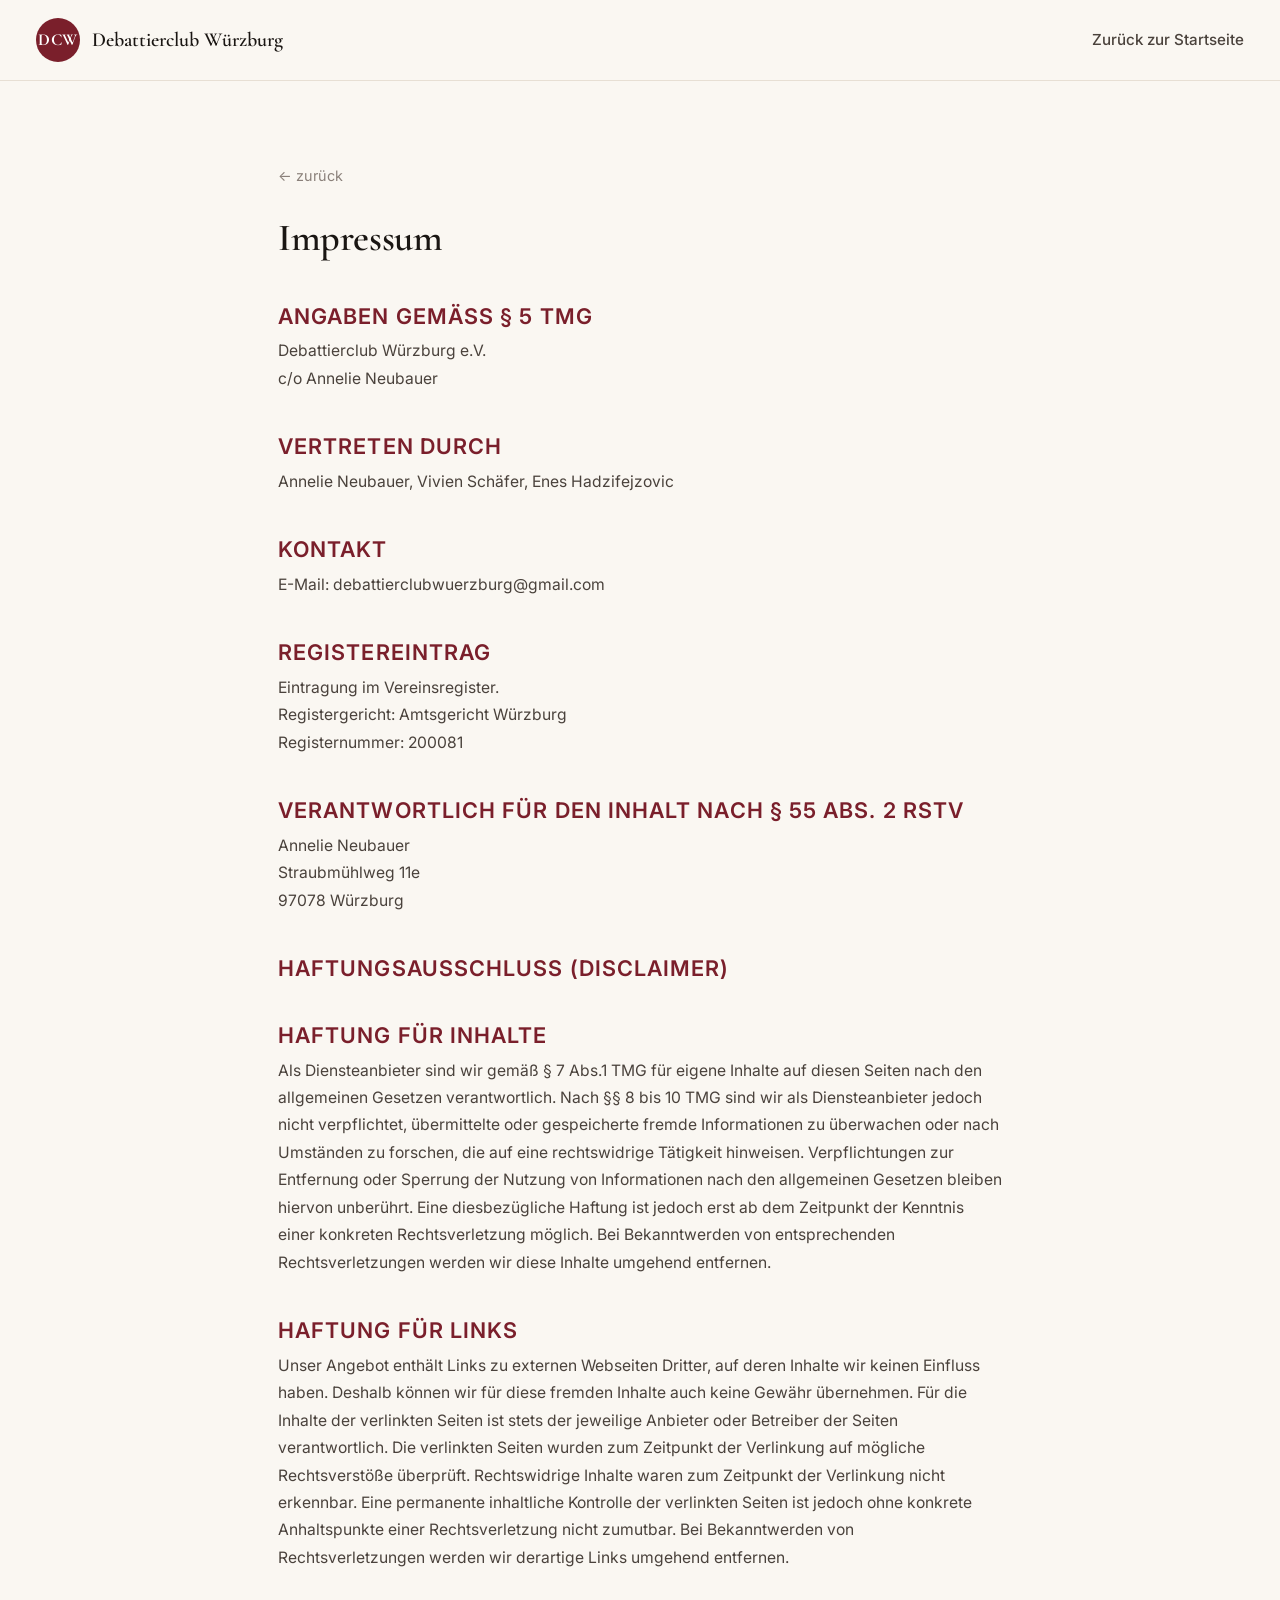
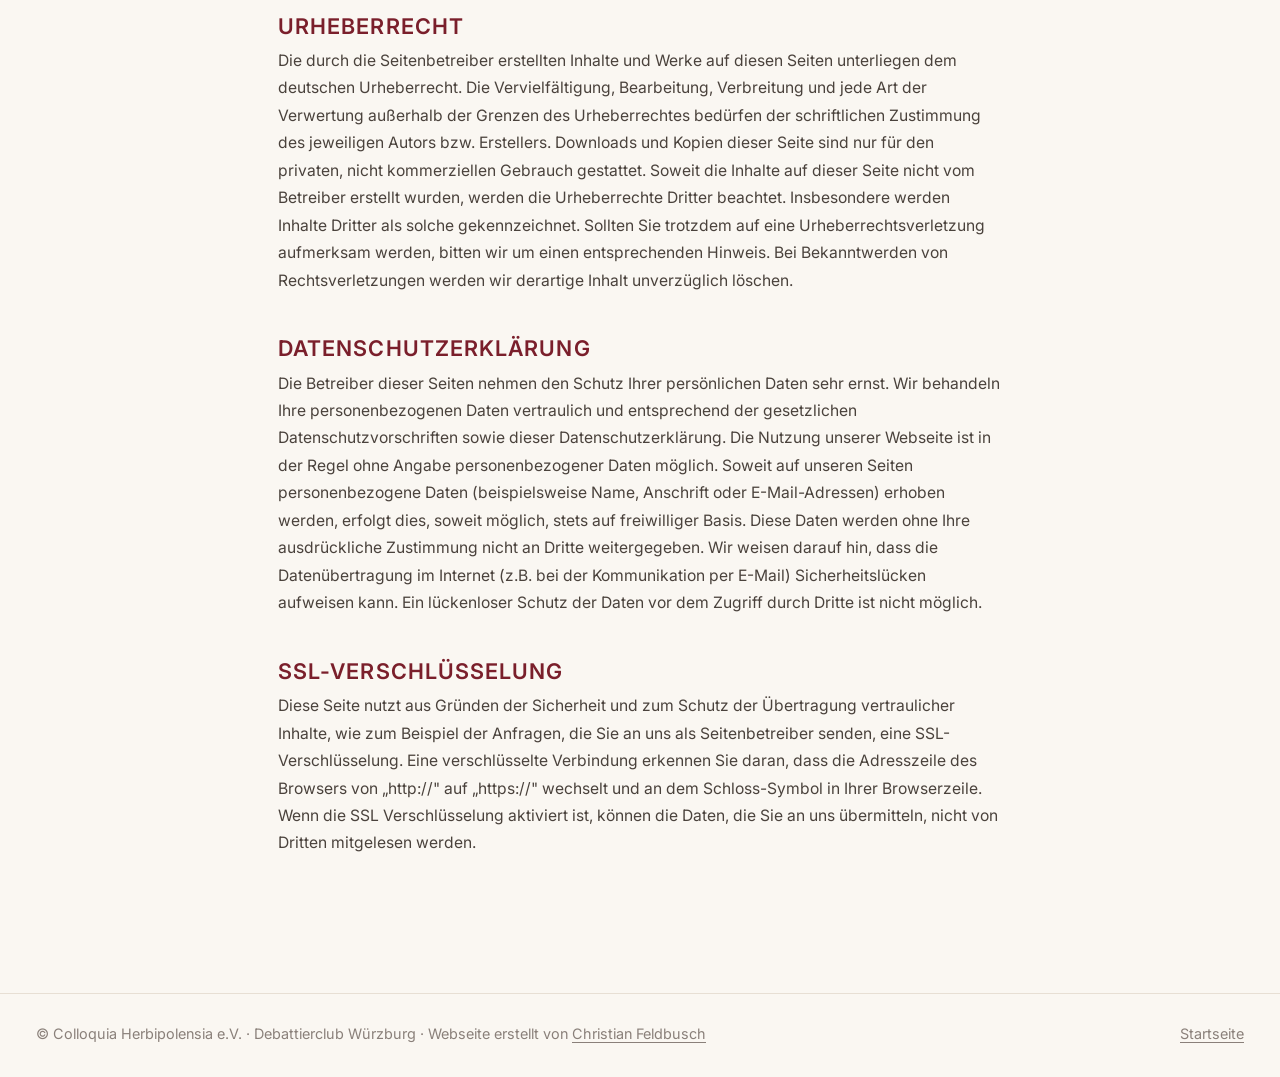
<file: impressum.html>
<!doctype html>
<html lang="de">
<head>
<meta charset="utf-8">
<meta name="viewport" content="width=device-width,initial-scale=1">
<title>Impressum &amp; Datenschutz – Debattierclub Würzburg</title>
<link rel="preconnect" href="https://fonts.googleapis.com">
<link rel="preconnect" href="https://fonts.gstatic.com" crossorigin>
<link href="https://fonts.googleapis.com/css2?family=Cormorant+Garamond:wght@500;600;700&family=Inter:wght@400;500;600&display=swap" rel="stylesheet">
<link rel="stylesheet" href="styles.css">
</head>
<body>
<header class="site-header">
  <a class="brand" href="index.html">
    <span class="brand-mark">DCW</span>
    <span class="brand-text">Debattierclub Würzburg</span>
  </a>
  <nav><a href="index.html">Zurück zur Startseite</a></nav>
</header>

<main class="legal">
  <a class="back" href="index.html">← zurück</a>
  <h1>Impressum</h1>

  <h2>Angaben gemäß § 5 TMG</h2>
  <p>Debattierclub Würzburg e.V.<br>c/o Annelie Neubauer</p>

  <h2>Vertreten durch</h2>
  <p>Annelie Neubauer, Vivien Schäfer, Enes Hadzifejzovic</p>

  <h2>Kontakt</h2>
  <p>E-Mail: debattierclubwuerzburg@gmail.com</p>

  <h2>Registereintrag</h2>
  <p>Eintragung im Vereinsregister.<br>Registergericht: Amtsgericht Würzburg<br>Registernummer: 200081</p>

  <h2>Verantwortlich für den Inhalt nach § 55 Abs. 2 RStV</h2>
  <p>Annelie Neubauer<br>Straubmühlweg 11e<br>97078 Würzburg</p>

  <h2>Haftungsausschluss (Disclaimer)</h2>
  <h2>Haftung für Inhalte</h2>
  <p>Als Diensteanbieter sind wir gemäß § 7 Abs.1 TMG für eigene Inhalte auf diesen Seiten nach den allgemeinen Gesetzen verantwortlich. Nach §§ 8 bis 10 TMG sind wir als Diensteanbieter jedoch nicht verpflichtet, übermittelte oder gespeicherte fremde Informationen zu überwachen oder nach Umständen zu forschen, die auf eine rechtswidrige Tätigkeit hinweisen. Verpflichtungen zur Entfernung oder Sperrung der Nutzung von Informationen nach den allgemeinen Gesetzen bleiben hiervon unberührt. Eine diesbezügliche Haftung ist jedoch erst ab dem Zeitpunkt der Kenntnis einer konkreten Rechtsverletzung möglich. Bei Bekanntwerden von entsprechenden Rechtsverletzungen werden wir diese Inhalte umgehend entfernen.</p>

  <h2>Haftung für Links</h2>
  <p>Unser Angebot enthält Links zu externen Webseiten Dritter, auf deren Inhalte wir keinen Einfluss haben. Deshalb können wir für diese fremden Inhalte auch keine Gewähr übernehmen. Für die Inhalte der verlinkten Seiten ist stets der jeweilige Anbieter oder Betreiber der Seiten verantwortlich. Die verlinkten Seiten wurden zum Zeitpunkt der Verlinkung auf mögliche Rechtsverstöße überprüft. Rechtswidrige Inhalte waren zum Zeitpunkt der Verlinkung nicht erkennbar. Eine permanente inhaltliche Kontrolle der verlinkten Seiten ist jedoch ohne konkrete Anhaltspunkte einer Rechtsverletzung nicht zumutbar. Bei Bekanntwerden von Rechtsverletzungen werden wir derartige Links umgehend entfernen.</p>

  <h2>Urheberrecht</h2>
  <p>Die durch die Seitenbetreiber erstellten Inhalte und Werke auf diesen Seiten unterliegen dem deutschen Urheberrecht. Die Vervielfältigung, Bearbeitung, Verbreitung und jede Art der Verwertung außerhalb der Grenzen des Urheberrechtes bedürfen der schriftlichen Zustimmung des jeweiligen Autors bzw. Erstellers. Downloads und Kopien dieser Seite sind nur für den privaten, nicht kommerziellen Gebrauch gestattet. Soweit die Inhalte auf dieser Seite nicht vom Betreiber erstellt wurden, werden die Urheberrechte Dritter beachtet. Insbesondere werden Inhalte Dritter als solche gekennzeichnet. Sollten Sie trotzdem auf eine Urheberrechtsverletzung aufmerksam werden, bitten wir um einen entsprechenden Hinweis. Bei Bekanntwerden von Rechtsverletzungen werden wir derartige Inhalt unverzüglich löschen.</p>

  <h2>Datenschutzerklärung</h2>
  <p>Die Betreiber dieser Seiten nehmen den Schutz Ihrer persönlichen Daten sehr ernst. Wir behandeln Ihre personenbezogenen Daten vertraulich und entsprechend der gesetzlichen Datenschutzvorschriften sowie dieser Datenschutzerklärung. Die Nutzung unserer Webseite ist in der Regel ohne Angabe personenbezogener Daten möglich. Soweit auf unseren Seiten personenbezogene Daten (beispielsweise Name, Anschrift oder E-Mail-Adressen) erhoben werden, erfolgt dies, soweit möglich, stets auf freiwilliger Basis. Diese Daten werden ohne Ihre ausdrückliche Zustimmung nicht an Dritte weitergegeben. Wir weisen darauf hin, dass die Datenübertragung im Internet (z.B. bei der Kommunikation per E-Mail) Sicherheitslücken aufweisen kann. Ein lückenloser Schutz der Daten vor dem Zugriff durch Dritte ist nicht möglich.</p>

  <h2>SSL-Verschlüsselung</h2>
  <p>Diese Seite nutzt aus Gründen der Sicherheit und zum Schutz der Übertragung vertraulicher Inhalte, wie zum Beispiel der Anfragen, die Sie an uns als Seitenbetreiber senden, eine SSL-Verschlüsselung. Eine verschlüsselte Verbindung erkennen Sie daran, dass die Adresszeile des Browsers von „http://" auf „https://" wechselt und an dem Schloss-Symbol in Ihrer Browserzeile. Wenn die SSL Verschlüsselung aktiviert ist, können die Daten, die Sie an uns übermitteln, nicht von Dritten mitgelesen werden.</p>
</main>

<footer class="site-footer">
  <div>© Colloquia Herbipolensia e.V. · Debattierclub Würzburg · Webseite erstellt von <a class="credit-link" href="https://www.linkedin.com/in/christian-feldbusch-903a1634a?utm_source=share_via&amp;utm_content=profile&amp;utm_medium=member_ios" target="_blank" rel="noopener">Christian Feldbusch</a></div>
  <div><a href="index.html">Startseite</a></div>
</footer>
</body>
</html>
</file>
<file: styles.css>
:root{
  --bg:#faf7f2;
  --surface:#ffffff;
  --ink:#1a1613;
  --ink-soft:#4a423c;
  --muted:#8a807a;
  --accent:#7a1f2b;
  --accent-soft:#a6313f;
  --line:#e7dfd4;
  --shadow: 0 1px 2px rgba(26,22,19,.04), 0 12px 40px -18px rgba(26,22,19,.18);
  --serif:"Cormorant Garamond", Georgia, serif;
  --sans:"Inter", -apple-system, system-ui, sans-serif;
}
*{box-sizing:border-box}
html{scroll-behavior:smooth;scroll-padding-top:90px;background:#faf7f2}
html,body{margin:0;padding:0}
@media (prefers-reduced-motion: reduce){html{scroll-behavior:auto}}
body{
  background:var(--bg);
  color:var(--ink);
  font-family:var(--sans);
  font-size:17px;
  line-height:1.65;
  -webkit-font-smoothing:antialiased;
}
a{color:var(--accent);text-decoration:none}
a:hover{color:var(--accent-soft)}
h1,h2,h3{font-family:var(--serif);font-weight:600;letter-spacing:-0.01em;line-height:1.1;margin:0 0 .6em}
h1{font-size:clamp(2.4rem,5.2vw,4.2rem)}
h2{font-size:clamp(1.9rem,3.2vw,2.6rem);margin-bottom:.4em}
h3{font-size:1.25rem;margin:0 0 .25em}
p{margin:0 0 1em}
img{max-width:100%;display:block}

/* header */
.site-header{
  position:sticky;top:0;z-index:20;
  display:flex;align-items:center;justify-content:space-between;
  padding:18px 36px;
  background:#faf7f2;
  border-bottom:1px solid var(--line);
}
.brand{display:flex;align-items:center;gap:12px;color:var(--ink)}
.brand-mark{
  display:inline-grid;place-items:center;
  width:44px;height:44px;border-radius:50%;
  background:var(--accent);color:#fff;
  font-family:var(--serif);font-weight:700;font-size:1.05rem;
  letter-spacing:.02em;
}
.brand-text{font-family:var(--serif);font-size:1.25rem;font-weight:600}
.site-header nav{display:flex;gap:28px}
.site-header nav a{color:var(--ink-soft);font-weight:500;font-size:.95rem}
.site-header nav a:hover{color:var(--accent)}

/* hero */
.hero{position:relative;min-height:82vh;overflow:visible}
.hero-img{
  position:absolute;inset:0;
  background:url(images/header.jpg) center/cover no-repeat;
  filter:saturate(.88) contrast(1.02);
}
.hero-img-clip{position:absolute;inset:0;overflow:hidden;pointer-events:none}
.hero-img::after{
  content:"";position:absolute;inset:0;
  background:linear-gradient(180deg, rgba(26,22,19,.25) 0%, rgba(26,22,19,.55) 100%);
}
.hero-card{
  position:absolute;
  left:52px;
  bottom:-60px;
  width:min(620px, calc(100% - 104px));
  background:rgba(250,247,242,.98);
  border:1px solid rgba(255,255,255,.6);
  border-radius:18px;
  padding:26px 34px 28px;
  box-shadow:0 30px 70px -20px rgba(0,0,0,.5), 0 2px 10px rgba(0,0,0,.12);
  z-index:3;
}
.hero-card h1{font-size:clamp(1.7rem, 3.1vw, 2.4rem)}
.hero-card .lead{font-size:.96rem;margin-bottom:16px}
.hero-card .btn{padding:11px 22px;font-size:.9rem}
.hero-card h1{
  color:var(--ink);
  font-size:clamp(1.9rem, 3.6vw, 2.9rem);
  margin-bottom:.35em;
}
.eyebrow{
  font-size:.72rem;letter-spacing:.22em;text-transform:uppercase;
  color:var(--accent);margin:0 0 10px;font-weight:600;
}
.lead{font-size:1rem;max-width:62ch;color:var(--ink-soft);margin-bottom:18px;line-height:1.55}
.cta-row{display:flex;gap:14px;flex-wrap:wrap}

/* buttons */
.btn{
  display:inline-block;padding:13px 26px;border-radius:999px;
  font-weight:600;font-size:.95rem;letter-spacing:.01em;
  transition:transform .15s ease, background .2s ease, color .2s ease, border-color .2s ease;
  border:1.5px solid transparent;
}
.btn:hover{transform:translateY(-1px)}
.btn-primary{background:var(--accent);color:#fff;border-color:var(--accent)}
.btn-primary:hover{background:var(--accent-soft);border-color:var(--accent-soft);color:#fff}

/* sections */
.section{padding:110px 36px}
#ueber{padding:200px 36px 110px}
#ueber .two-col{grid-template-columns:.85fr 1.6fr;gap:56px}
#ueber .section-inner{max-width:1180px}
.section-alt{background:#f1ebe0}
.section-inner{max-width:1080px;margin:0 auto}
.section-sub{color:var(--muted);font-size:1.05rem;margin:-.3em 0 2em;max-width:60ch}

.two-col{
  display:grid;grid-template-columns:1.1fr .9fr;gap:64px;align-items:center;
}
.two-col.reverse{grid-template-columns:.9fr 1.1fr}

.ueber-img{
  width:100%;
  height:auto;
  border-radius:18px;
  box-shadow:var(--shadow);
  display:block;
}

/* cards */
.cards{display:grid;grid-template-columns:repeat(3,1fr);gap:22px;margin-top:8px}
.card{
  background:var(--surface);border:1px solid var(--line);
  padding:32px 28px;border-radius:18px;
  box-shadow:var(--shadow);
  transition:transform .2s ease, box-shadow .2s ease;
}
.card:hover{transform:translateY(-3px);box-shadow:0 2px 4px rgba(0,0,0,.04),0 22px 50px -22px rgba(122,31,43,.25)}
.card-day{
  display:inline-grid;place-items:center;
  width:46px;height:46px;border-radius:12px;
  background:var(--accent);color:#fff;
  font-family:var(--serif);font-size:1.35rem;font-weight:700;
  margin-bottom:18px;
}
.card-muted .card-day{background:var(--ink-soft)}
.card-time{font-weight:600;color:var(--ink);margin:0 0 4px;font-size:1.05rem}

/* vorstand */
.vorstand-img{
  border-radius:18px;box-shadow:var(--shadow);
  width:100%;object-fit:cover;object-position:center top;
  max-height:560px;
}
.people{list-style:none;padding:0;margin:0}
.people li{
  padding:14px 0;border-bottom:1px solid var(--line);
  font-size:1.05rem;color:var(--ink-soft);
}
.people li:last-child{border-bottom:none}
.people strong{color:var(--ink)}

/* links list */
.links-list{list-style:none;padding:0;margin:0;display:grid;gap:12px}
.links-list a{
  display:block;padding:18px 22px;
  background:var(--surface);border:1px solid var(--line);border-radius:14px;
  color:var(--ink);font-weight:500;
  transition:border-color .2s, transform .15s;
}
.links-list a:hover{border-color:var(--accent);color:var(--accent);transform:translateX(4px)}

/* kontakt */
.kontakt{text-align:center;padding:130px 36px}
.kontakt h2{margin-bottom:1.1em}
.contact-list{display:flex;flex-direction:column;align-items:center;gap:14px}
.contact-row{display:flex;align-items:center;gap:10px}
.contact-btn{
  display:inline-flex;align-items:center;gap:10px;
  min-width:220px;justify-content:center;
  padding:13px 26px;
}
.contact-icon{width:19px;height:19px;flex-shrink:0}
.copy-btn{
  position:relative;
  display:inline-grid;place-items:center;
  width:46px;height:46px;
  background:transparent;color:var(--accent);
  border:1.5px solid var(--accent);
  border-radius:50%;
  cursor:pointer;padding:0;
  transition:background .2s ease, color .2s ease, transform .15s ease;
}
.copy-btn:hover{background:var(--accent);color:#fff;transform:translateY(-1px)}
.copy-btn svg{width:18px;height:18px;transition:opacity .15s ease, transform .15s ease}
.copy-btn .check-icon{position:absolute;opacity:0;transform:scale(.6)}
.copy-btn.copied{background:var(--accent);color:#fff;border-color:var(--accent)}
.copy-btn.copied .copy-icon{opacity:0}
.copy-btn.copied .check-icon{opacity:1;transform:scale(1)}

/* footer */
.site-footer{
  border-top:1px solid var(--line);
  padding:28px 36px 32px;
  display:flex;justify-content:space-between;align-items:center;flex-wrap:wrap;gap:12px;
  font-size:.9rem;color:var(--muted);
  background:var(--bg);
}
.site-footer a{color:var(--muted);text-decoration:underline;text-underline-offset:3px}
.site-footer a:hover{color:var(--accent)}

/* responsive */
@media (max-width: 860px){
  .site-header{padding:14px 20px;justify-content:center}
  .site-header nav{display:none}
  .brand-text{display:inline}
  .hero{min-height:62vh;overflow:visible}
  .hero-card{
    left:16px;right:16px;bottom:-50px;width:auto;
    padding:22px 22px 24px;border-radius:16px;
    box-shadow:0 20px 50px -18px rgba(0,0,0,.5),0 2px 8px rgba(0,0,0,.12);
  }
  .hero-card h1{font-size:1.6rem}
  .eyebrow{font-size:.68rem;letter-spacing:.18em}
  .section{padding:72px 20px}
  #ueber{padding:120px 20px 80px}
  #ueber .two-col{grid-template-columns:1fr;gap:28px}
  #ueber .section-inner{max-width:560px}
  .two-col,.two-col.reverse{grid-template-columns:1fr;gap:32px}
  .cards{grid-template-columns:1fr}
  .kontakt{padding:80px 20px 60px}
  .kontakt h2{font-size:1.75rem;margin-bottom:1.3em}
  .contact-row{width:100%;justify-content:center}
  .contact-btn{min-width:0;flex:1;max-width:260px}
  .site-footer{padding:22px 20px 26px;flex-direction:column;text-align:center;font-size:.82rem}
  .site-footer > div{flex-basis:auto}
  .legal{padding:60px 22px 90px}
  .legal h1{font-size:2rem}
  .legal h2{font-size:1.1rem}
  .vorstand-img{max-height:400px}
}
@media (max-width: 460px){
  .brand-text{font-size:1.1rem}
  .brand-mark{width:40px;height:40px}
  .hero-card h1{font-size:1.4rem}
  .hero-card{padding:20px 18px 22px}
  h2{font-size:1.55rem}
  .card{padding:24px 22px}
  .contact-btn{padding:12px 18px;font-size:.88rem}
  .copy-btn{width:42px;height:42px}
  .copy-btn svg{width:16px;height:16px}
}

/* impressum page */
.legal{max-width:780px;margin:0 auto;padding:80px 28px 120px}
.legal h1{font-size:2.4rem;margin-bottom:1.2em}
.legal h2{font-size:1.35rem;margin-top:2em;font-family:var(--sans);font-weight:600;text-transform:uppercase;letter-spacing:.05em;color:var(--accent)}
.legal p{color:var(--ink-soft);font-size:.98rem;line-height:1.75}
.legal .back{display:inline-block;margin-bottom:2em;color:var(--muted);font-size:.9rem}
</file>
